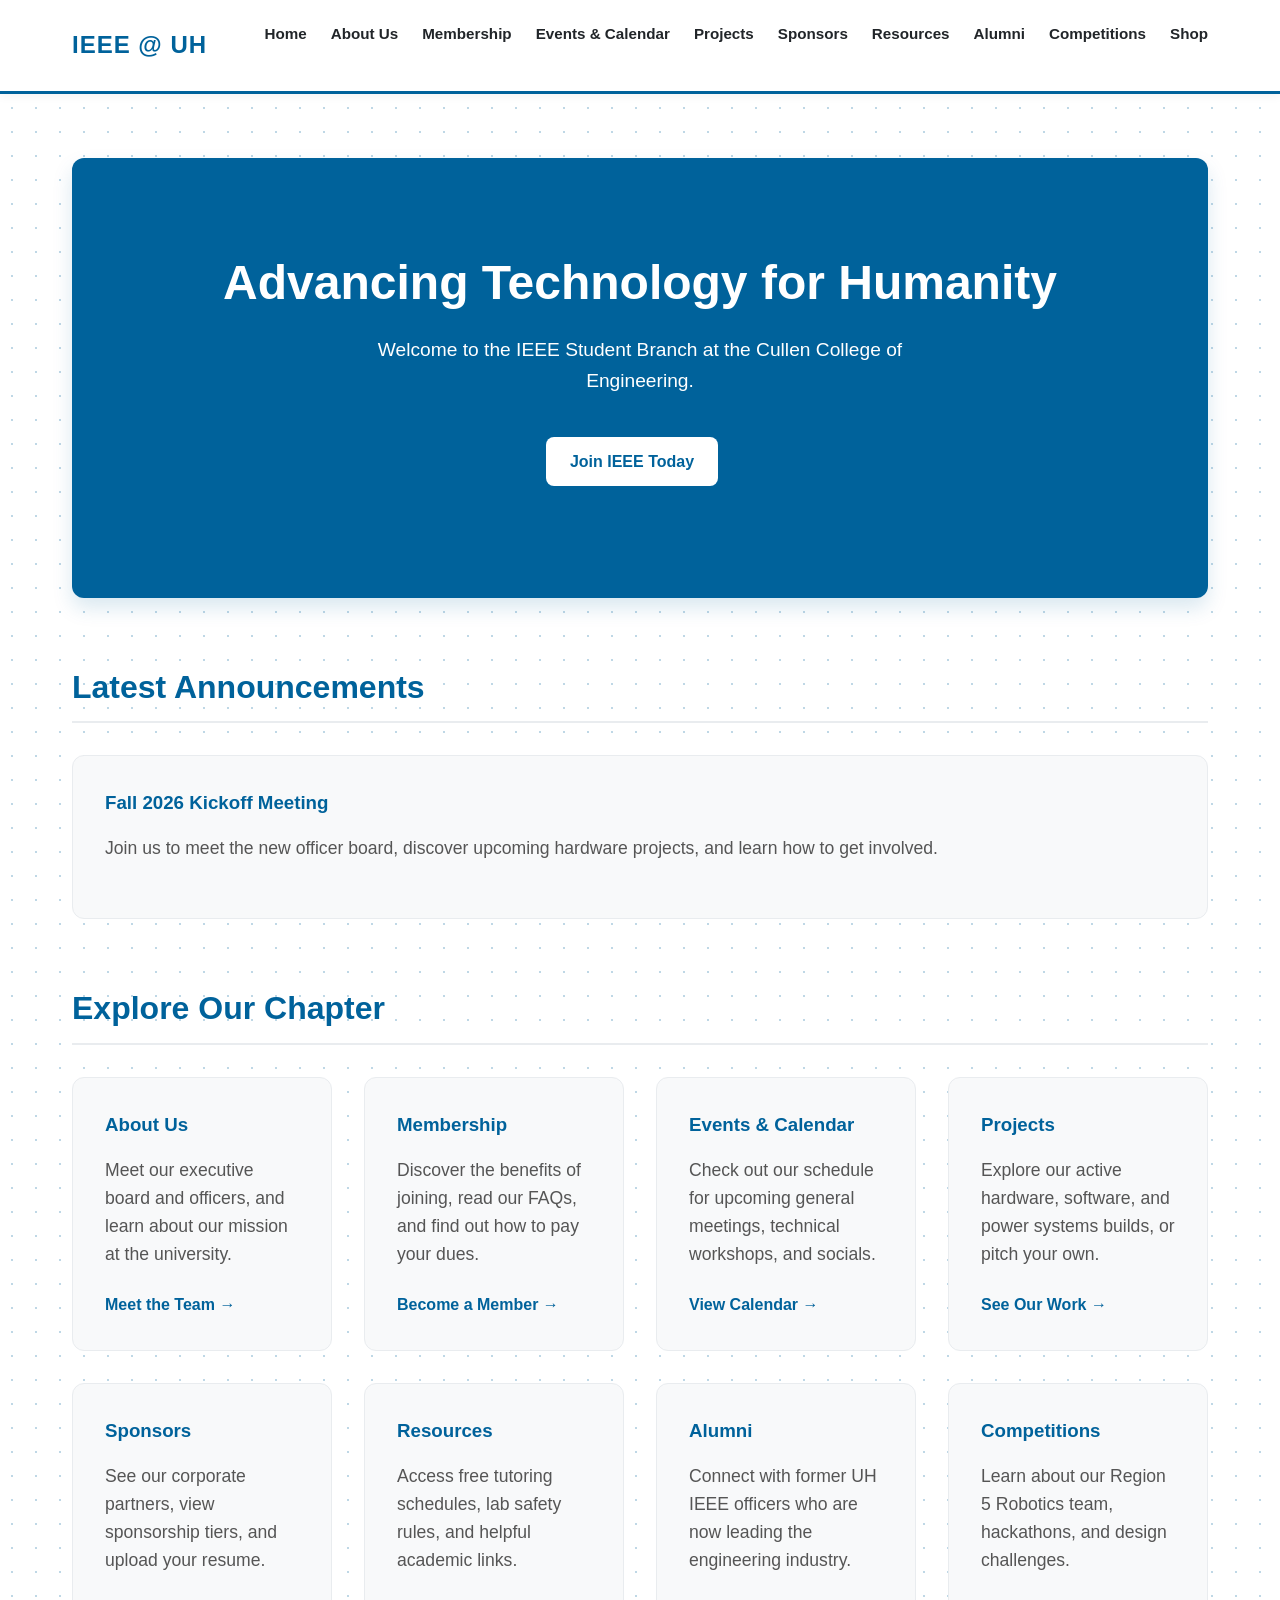
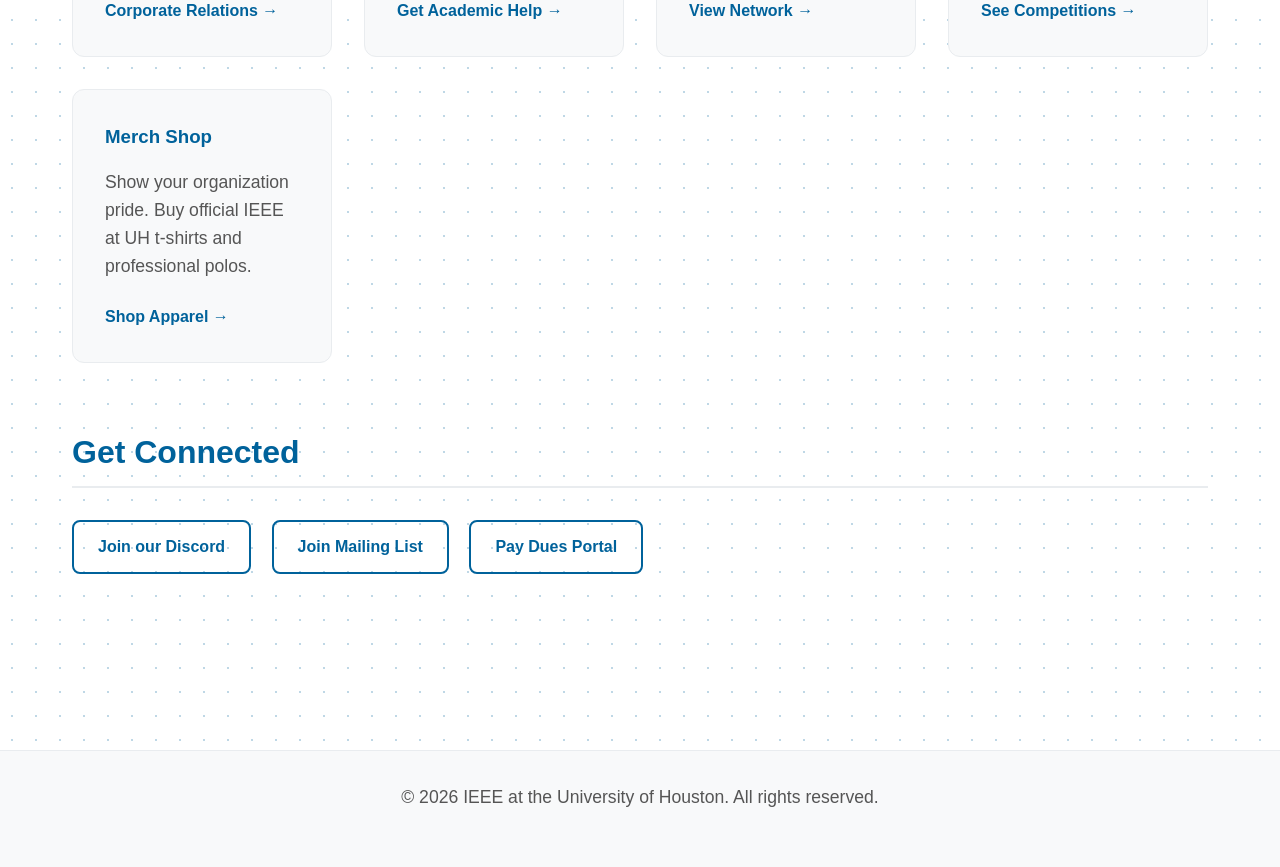
<file: index.html>
<!DOCTYPE html>
<html lang="en">
<head>
    <meta charset="UTF-8">
    <meta name="viewport" content="width=device-width, initial-scale=1.0">
    <title>Home - IEEE at University of Houston</title>
    <link rel="stylesheet" href="style.css">
</head>
<body class="bg-dot-grid">
    <header>
        <nav>
            <div class="logo"><strong>IEEE @ UH</strong></div>
            <ul>
                <li><a href="index.html">Home</a></li>
                <li><a href="about.html">About Us</a></li>
                <li><a href="join.html">Membership</a></li>
                <li><a href="events.html">Events & Calendar</a></li>
                <li><a href="projects.html">Projects</a></li>
                <li><a href="corporate.html">Sponsors</a></li>
                <li><a href="resources.html">Resources</a></li>
                <li><a href="alumni.html">Alumni</a></li>
                <li><a href="competitions.html">Competitions</a></li>
                <li><a href="shop.html">Shop</a></li>
            </ul>
        </nav>
    </header>

    <main>
        <section class="hero">
            <h1>Advancing Technology for Humanity</h1>
            <p>Welcome to the IEEE Student Branch at the Cullen College of Engineering.</p>
            <a href="join.html" class="btn-primary">Join IEEE Today</a>
        </section>

        <section class="announcements">
            <h2>Latest Announcements</h2>
            <div class="news-card">
                <h3>Fall 2026 Kickoff Meeting</h3>
                <p>Join us to meet the new officer board, discover upcoming hardware projects, and learn how to get involved.</p>
            </div>
        </section>

        <section class="site-overview">
            <h2>Explore Our Chapter</h2>
            <div class="officer-grid">
                
                <div class="news-card">
                    <h3>About Us</h3>
                    <p>Meet our executive board and officers, and learn about our mission at the university.</p>
                    <a href="about.html">Meet the Team →</a>
                </div>

                <div class="news-card">
                    <h3>Membership</h3>
                    <p>Discover the benefits of joining, read our FAQs, and find out how to pay your dues.</p>
                    <a href="join.html">Become a Member →</a>
                </div>

                <div class="news-card">
                    <h3>Events & Calendar</h3>
                    <p>Check out our schedule for upcoming general meetings, technical workshops, and socials.</p>
                    <a href="events.html">View Calendar →</a>
                </div>

                <div class="news-card">
                    <h3>Projects</h3>
                    <p>Explore our active hardware, software, and power systems builds, or pitch your own.</p>
                    <a href="projects.html">See Our Work →</a>
                </div>

                <div class="news-card">
                    <h3>Sponsors</h3>
                    <p>See our corporate partners, view sponsorship tiers, and upload your resume.</p>
                    <a href="corporate.html">Corporate Relations →</a>
                </div>

                <div class="news-card">
                    <h3>Resources</h3>
                    <p>Access free tutoring schedules, lab safety rules, and helpful academic links.</p>
                    <a href="resources.html">Get Academic Help →</a>
                </div>

                <div class="news-card">
                    <h3>Alumni</h3>
                    <p>Connect with former UH IEEE officers who are now leading the engineering industry.</p>
                    <a href="alumni.html">View Network →</a>
                </div>

                <div class="news-card">
                    <h3>Competitions</h3>
                    <p>Learn about our Region 5 Robotics team, hackathons, and design challenges.</p>
                    <a href="competitions.html">See Competitions →</a>
                </div>

                <div class="news-card">
                    <h3>Merch Shop</h3>
                    <p>Show your organization pride. Buy official IEEE at UH t-shirts and professional polos.</p>
                    <a href="shop.html">Shop Apparel →</a>
                </div>

            </div>
        </section>

        <section class="quick-links">
            <h2>Get Connected</h2>
            <a href="https://discord.gg/JzHdhc8bGM" class="btn-secondary" target="_blank">Join our Discord</a>
            <a href="#" class="btn-secondary">Join Mailing List</a>
            <a href="#" class="btn-secondary">Pay Dues Portal</a>
        </section>
    </main>

    <footer>
        <p>&copy; 2026 IEEE at the University of Houston. All rights reserved.</p>
    </footer>

    <!-- This script makes your scroll animations work! -->
    <script src="script.js"></script>
</body>
</html>
</file>
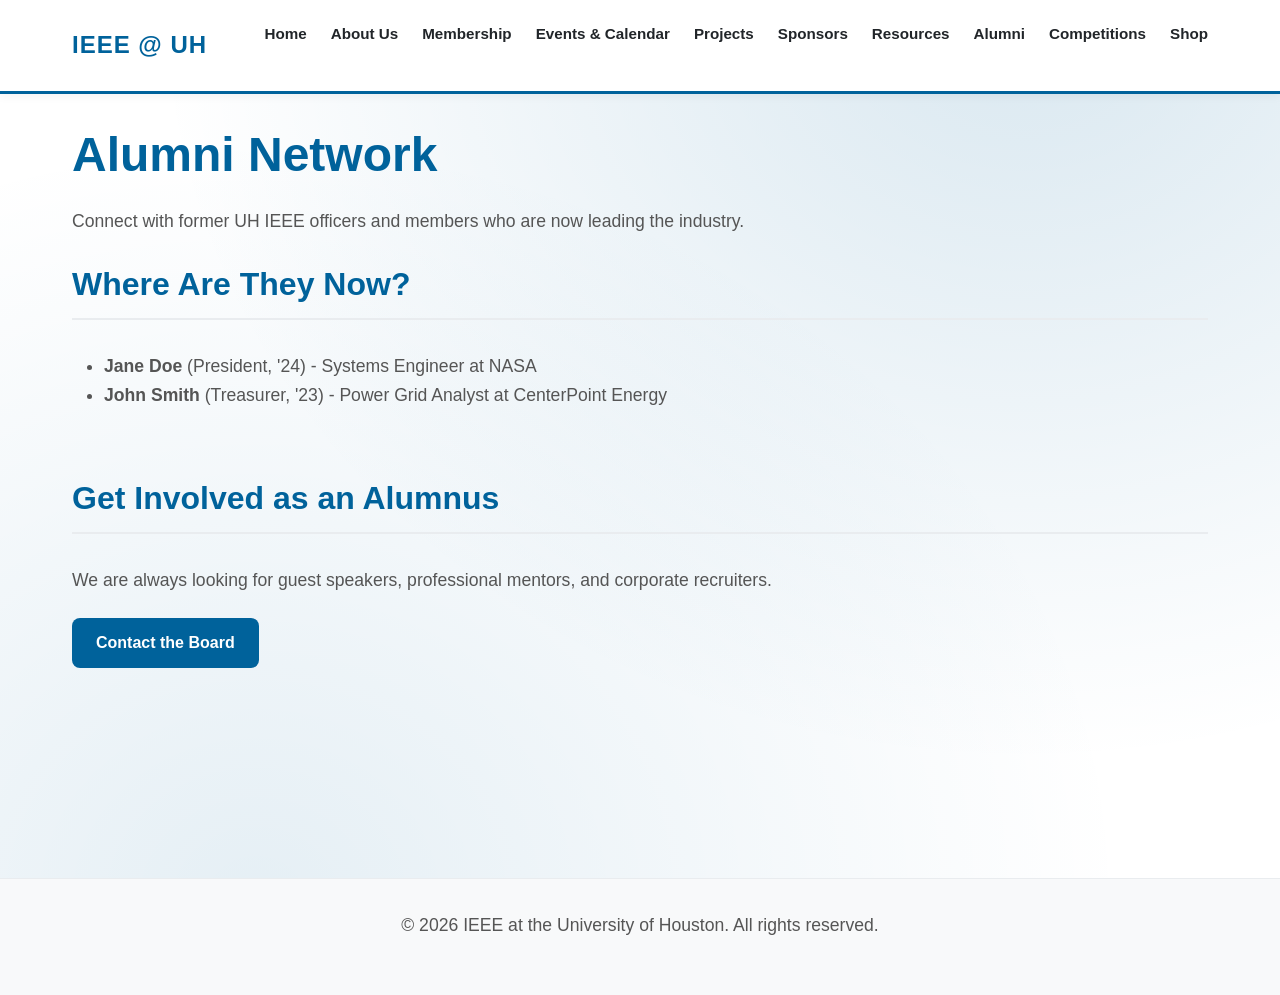
<file: alumni.html>
<!DOCTYPE html>
<html lang="en">
<head>
    <meta charset="UTF-8">
    <meta name="viewport" content="width=device-width, initial-scale=1.0">
    <title>Alumni - IEEE at University of Houston</title>
    <link rel="stylesheet" href="style.css">
</head> 
<body class="bg-mesh">
    <header>
        <nav>
            <div class="logo"><strong>IEEE @ UH</strong></div>
            <ul>
                <li><a href="index.html">Home</a></li>
                <li><a href="about.html">About Us</a></li>
                <li><a href="join.html">Membership</a></li>
                <li><a href="events.html">Events & Calendar</a></li>
                <li><a href="projects.html">Projects</a></li>
                <li><a href="corporate.html">Sponsors</a></li>
                <li><a href="resources.html">Resources</a></li>
                <li><a href="alumni.html">Alumni</a></li>
                <li><a href="competitions.html">Competitions</a></li>
                <li><a href="shop.html">Shop</a></li>
            </ul>
        </nav>
    </header>

    <main>
        <h1>Alumni Network</h1>
        <p>Connect with former UH IEEE officers and members who are now leading the industry.</p>
        
        <section class="alumni-directory">
            <h2>Where Are They Now?</h2>
            <ul>
                <li><strong>Jane Doe</strong> (President, '24) - Systems Engineer at NASA</li>
                <li><strong>John Smith</strong> (Treasurer, '23) - Power Grid Analyst at CenterPoint Energy</li>
            </ul>
        </section>

        <section class="give-back">
            <h2>Get Involved as an Alumnus</h2>
            <p>We are always looking for guest speakers, professional mentors, and corporate recruiters.</p>
            <a href="mailto:contact@uh-ieee.org" class="btn-primary">Contact the Board</a>
        </section>
    </main>

    <footer>
        <p>&copy; 2026 IEEE at the University of Houston. All rights reserved.</p>
    </footer>
    <script src="script.js"></script>
</body>
</html>
</file>
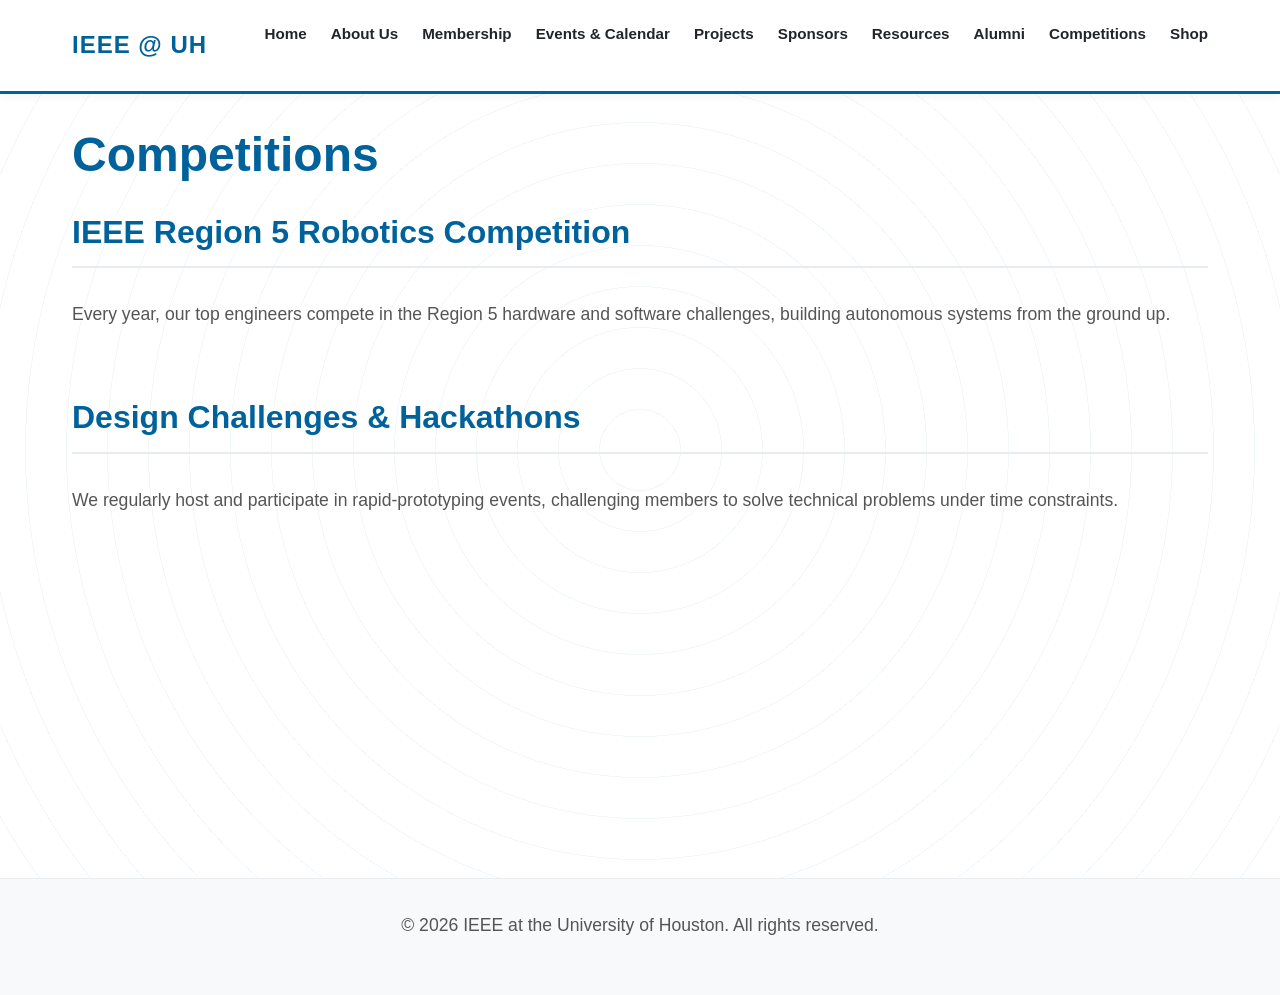
<file: competitions.html>
<!DOCTYPE html>
<html lang="en">
<head>
    <meta charset="UTF-8">
    <meta name="viewport" content="width=device-width, initial-scale=1.0">
    <title>Competitions - IEEE at University of Houston</title>
    <link rel="stylesheet" href="style.css">
</head>
<body class="bg-radar">
    <header>
        <nav>
            <div class="logo"><strong>IEEE @ UH</strong></div>
            <ul>
                <li><a href="index.html">Home</a></li>
                <li><a href="about.html">About Us</a></li>
                <li><a href="join.html">Membership</a></li>
                <li><a href="events.html">Events & Calendar</a></li>
                <li><a href="projects.html">Projects</a></li>
                <li><a href="corporate.html">Sponsors</a></li>
                <li><a href="resources.html">Resources</a></li>
                <li><a href="alumni.html">Alumni</a></li>
                <li><a href="competitions.html">Competitions</a></li>
                <li><a href="shop.html">Shop</a></li>
            </ul>
        </nav>
    </header>

    <main>
        <h1>Competitions</h1>
        
        <section class="region-5">
            <h2>IEEE Region 5 Robotics Competition</h2>
            <p>Every year, our top engineers compete in the Region 5 hardware and software challenges, building autonomous systems from the ground up.</p>
        </section>

        <section class="hackathons">
            <h2>Design Challenges & Hackathons</h2>
            <p>We regularly host and participate in rapid-prototyping events, challenging members to solve technical problems under time constraints.</p>
        </section>
    </main>

    <footer>
        <p>&copy; 2026 IEEE at the University of Houston. All rights reserved.</p>
    </footer>
    <script src="script.js"></script>
</body>
</html>
</file>
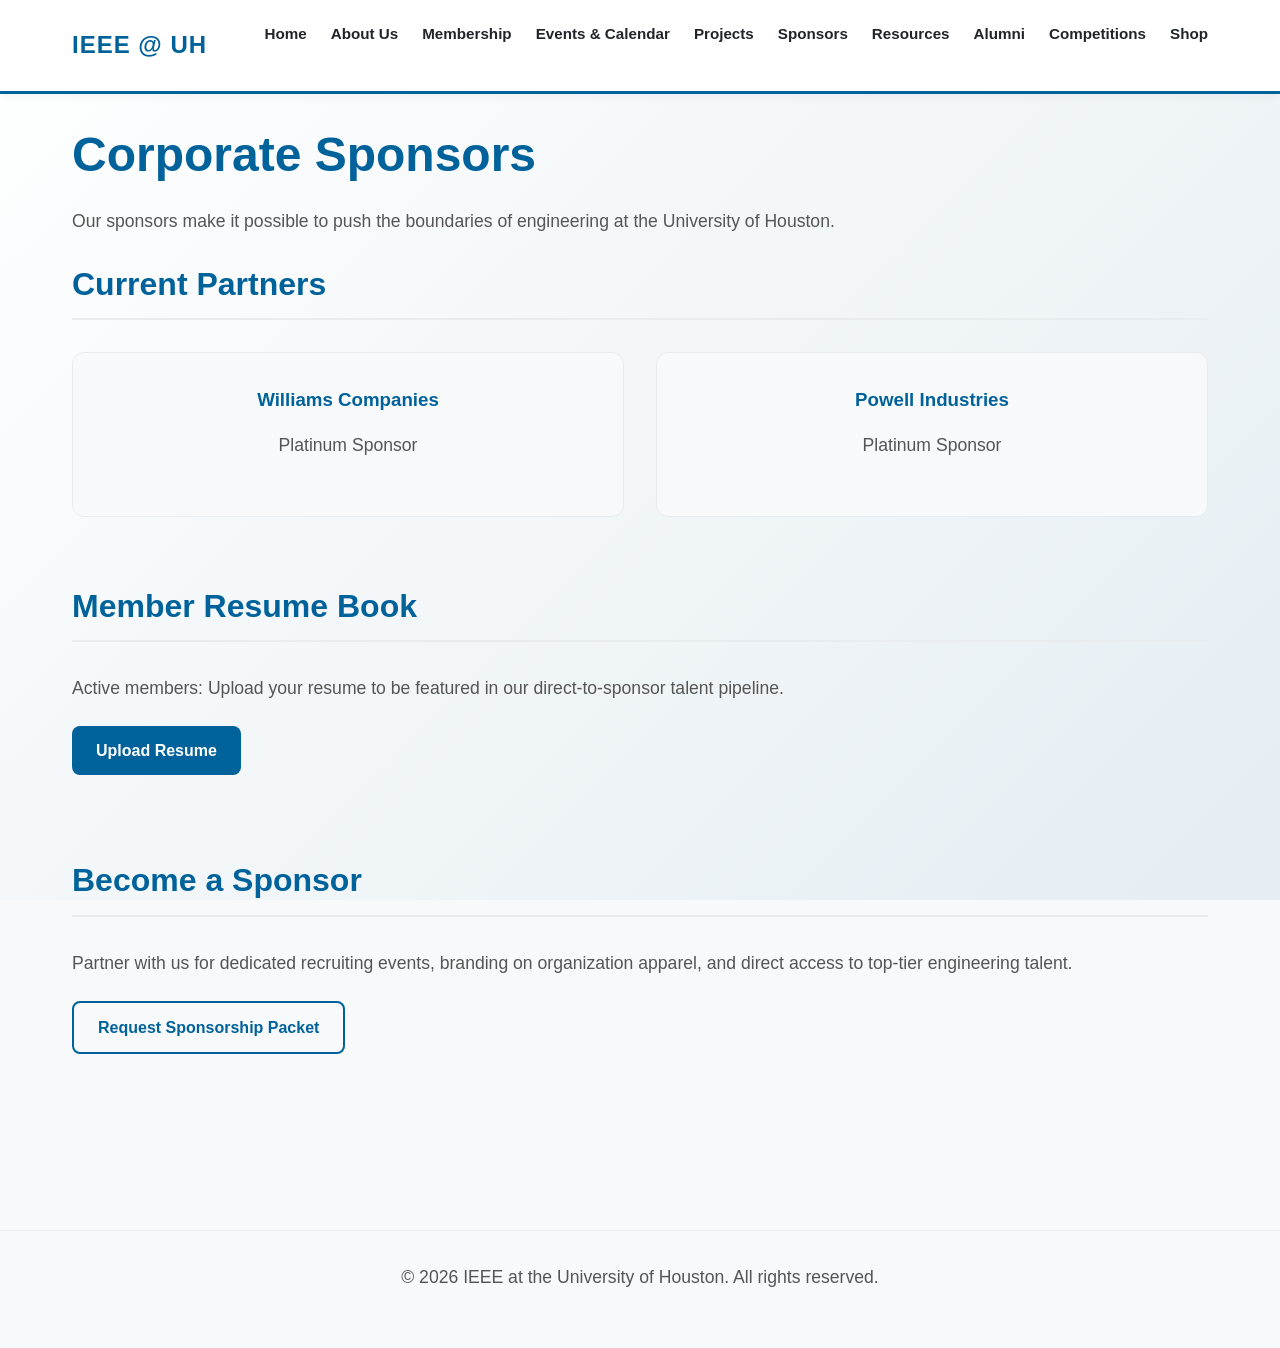
<file: corporate.html>
<!DOCTYPE html>
<html lang="en">
<head>
    <meta charset="UTF-8">
    <meta name="viewport" content="width=device-width, initial-scale=1.0">
    <title>Sponsors - IEEE at University of Houston</title>
    <link rel="stylesheet" href="style.css">
</head>
<body class="bg-glass">
    <header>
        <nav>
            <div class="logo"><strong>IEEE @ UH</strong></div>
            <ul>
                <li><a href="index.html">Home</a></li>
                <li><a href="about.html">About Us</a></li>
                <li><a href="join.html">Membership</a></li>
                <li><a href="events.html">Events & Calendar</a></li>
                <li><a href="projects.html">Projects</a></li>
                <li><a href="corporate.html">Sponsors</a></li>
                <li><a href="resources.html">Resources</a></li>
                <li><a href="alumni.html">Alumni</a></li>
                <li><a href="competitions.html">Competitions</a></li>
                <li><a href="shop.html">Shop</a></li>
            </ul>
        </nav>
    </header>

    <main>
        <h1>Corporate Sponsors</h1>
        <p>Our sponsors make it possible to push the boundaries of engineering at the University of Houston.</p>
        
        <section class="sponsors">
            <h2>Current Partners</h2>
            <div class="officer-grid">
                <div class="project-card" style="text-align: center;">
                    <h3>Williams Companies</h3>
                    <p>Platinum Sponsor</p>
                </div>
                <div class="project-card" style="text-align: center;">
                    <h3>Powell Industries</h3>
                    <p>Platinum Sponsor</p>
                </div>
            </div>
        </section>

        <section class="resume-drop">
            <h2>Member Resume Book</h2>
            <p>Active members: Upload your resume to be featured in our direct-to-sponsor talent pipeline.</p>
            <a href="#" class="btn-primary">Upload Resume</a>
        </section>

        <section class="sponsorship-tiers">
            <h2>Become a Sponsor</h2>
            <p>Partner with us for dedicated recruiting events, branding on organization apparel, and direct access to top-tier engineering talent.</p>
            <a href="mailto:contact@uh-ieee.org" class="btn-secondary">Request Sponsorship Packet</a>
        </section>
    </main>

    <footer>
        <p>&copy; 2026 IEEE at the University of Houston. All rights reserved.</p>
    </footer>
    <script src="script.js"></script>
</body>
</html>
</file>
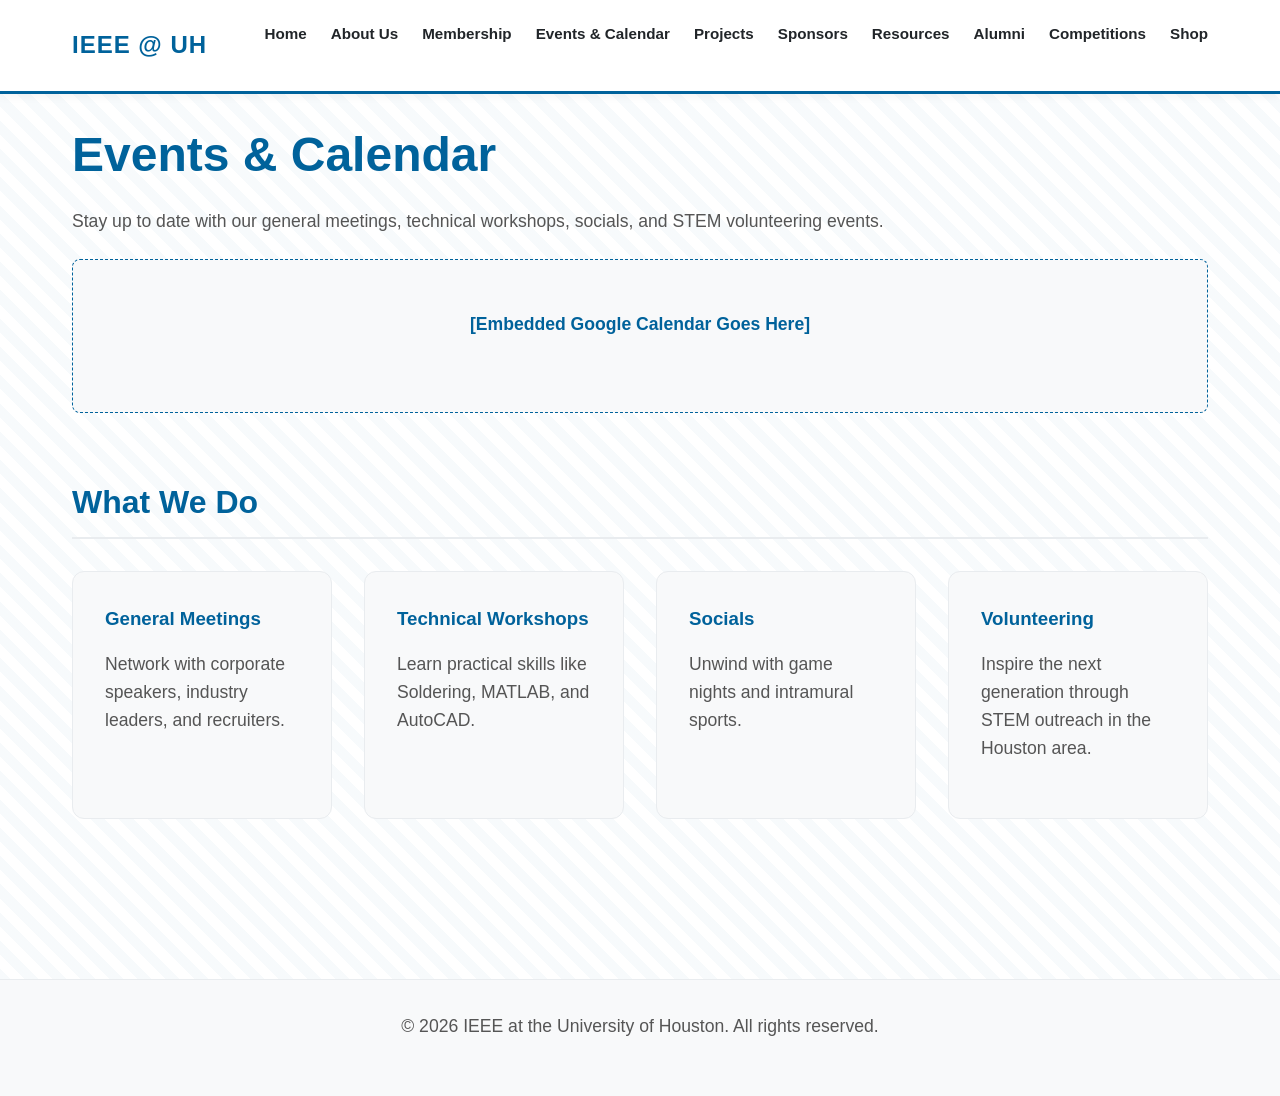
<file: events.html>
<!DOCTYPE html>
<html lang="en">
<head>
    <meta charset="UTF-8">
    <meta name="viewport" content="width=device-width, initial-scale=1.0">
    <title>Events - IEEE at University of Houston</title>
    <link rel="stylesheet" href="style.css">
</head>
<body class="bg-stripes">
    <header>
        <nav>
            <div class="logo"><strong>IEEE @ UH</strong></div>
            <ul>
                <li><a href="index.html">Home</a></li>
                <li><a href="about.html">About Us</a></li>
                <li><a href="join.html">Membership</a></li>
                <li><a href="events.html">Events & Calendar</a></li>
                <li><a href="projects.html">Projects</a></li>
                <li><a href="corporate.html">Sponsors</a></li>
                <li><a href="resources.html">Resources</a></li>
                <li><a href="alumni.html">Alumni</a></li>
                <li><a href="competitions.html">Competitions</a></li>
                <li><a href="shop.html">Shop</a></li>
            </ul>
        </nav>
    </header>

    <main>
        <h1>Events & Calendar</h1>
        <p>Stay up to date with our general meetings, technical workshops, socials, and STEM volunteering events.</p>
        
        <section class="calendar-container">
            <div style="background: #f8f9fa; padding: 50px; text-align: center; border: 1px dashed #00629B; border-radius: 8px;">
                <p style="color: #00629B; font-weight: bold;">[Embedded Google Calendar Goes Here]</p>
            </div>
        </section>

        <section class="event-types">
            <h2>What We Do</h2>
            <div class="officer-grid">
                <div class="news-card">
                    <h3>General Meetings</h3>
                    <p>Network with corporate speakers, industry leaders, and recruiters.</p>
                </div>
                <div class="news-card">
                    <h3>Technical Workshops</h3>
                    <p>Learn practical skills like Soldering, MATLAB, and AutoCAD.</p>
                </div>
                <div class="news-card">
                    <h3>Socials</h3>
                    <p>Unwind with game nights and intramural sports.</p>
                </div>
                <div class="news-card">
                    <h3>Volunteering</h3>
                    <p>Inspire the next generation through STEM outreach in the Houston area.</p>
                </div>
            </div>
        </section>
    </main>

    <footer>
        <p>&copy; 2026 IEEE at the University of Houston. All rights reserved.</p>
    </footer>
    <script src="script.js"></script>
</body>
</html>
</file>
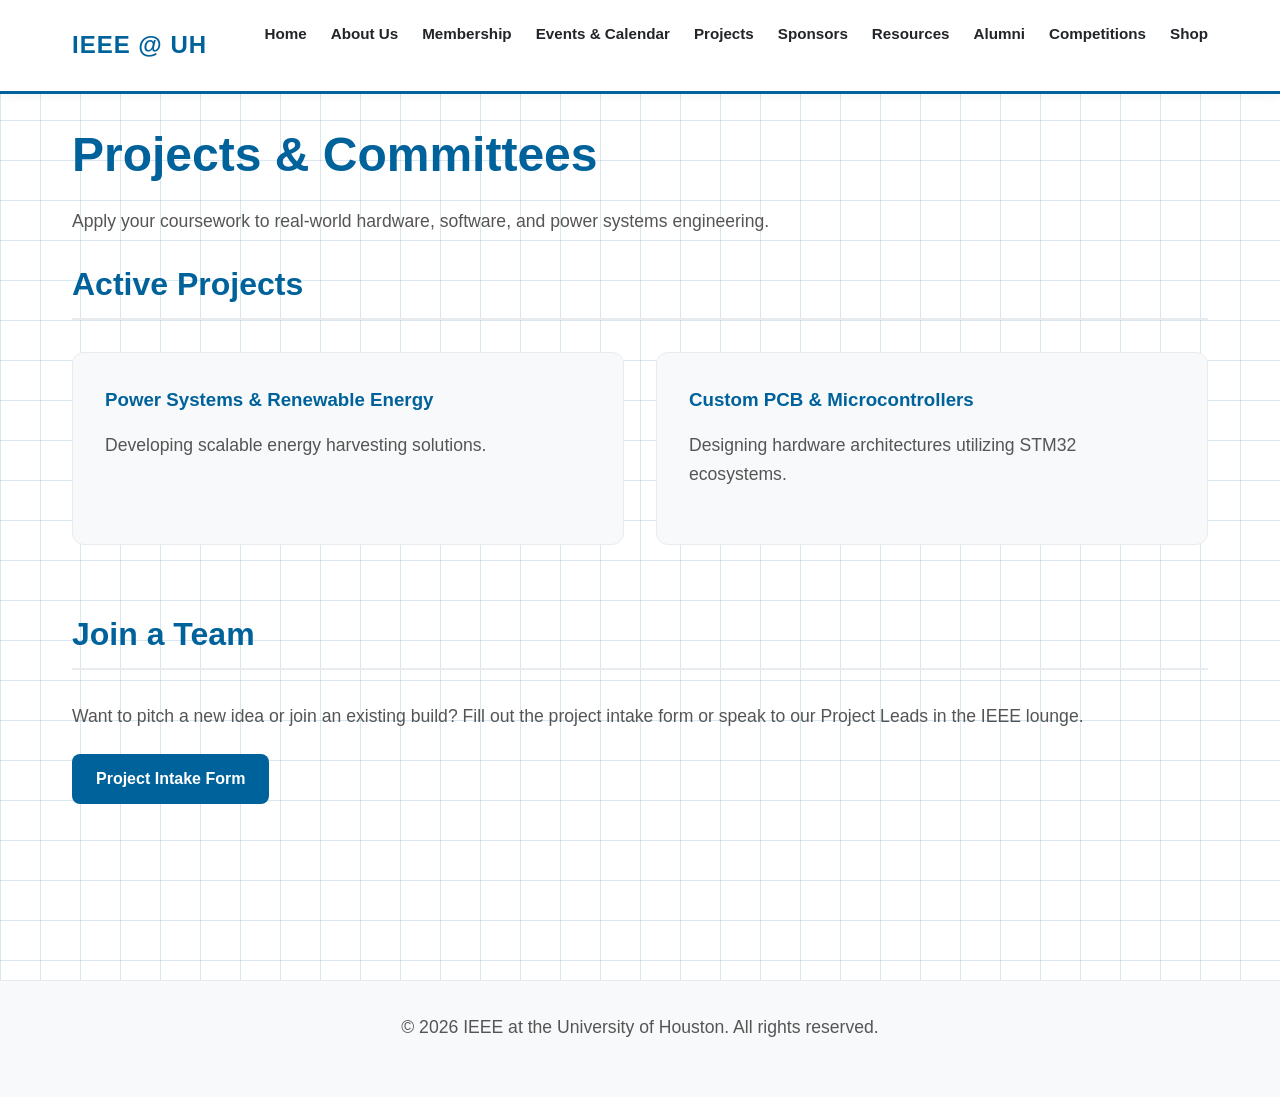
<file: projects.html>
<!DOCTYPE html>
<html lang="en">
<head>
    <meta charset="UTF-8">
    <meta name="viewport" content="width=device-width, initial-scale=1.0">
    <title>Projects - IEEE at University of Houston</title>
    <link rel="stylesheet" href="style.css">
</head>
<body class="bg-blueprint">
    <header>
        <nav> 
            <div class="logo"><strong>IEEE @ UH</strong></div>
            <ul>
                <li><a href="index.html">Home</a></li>
                <li><a href="about.html">About Us</a></li>
                <li><a href="join.html">Membership</a></li>
                <li><a href="events.html">Events & Calendar</a></li>
                <li><a href="projects.html">Projects</a></li>
                <li><a href="corporate.html">Sponsors</a></li>
                <li><a href="resources.html">Resources</a></li>
                <li><a href="alumni.html">Alumni</a></li>
                <li><a href="competitions.html">Competitions</a></li>
                <li><a href="shop.html">Shop</a></li>
            </ul>
        </nav>
    </header>

    <main>
        <h1>Projects & Committees</h1>
        <p>Apply your coursework to real-world hardware, software, and power systems engineering.</p>
        
        <section class="current-projects">
            <h2>Active Projects</h2>
            <div class="officer-grid">
                <div class="project-card">
                    <h3>Power Systems & Renewable Energy</h3>
                    <p>Developing scalable energy harvesting solutions.</p>
                </div>
                <div class="project-card">
                    <h3>Custom PCB & Microcontrollers</h3>
                    <p>Designing hardware architectures utilizing STM32 ecosystems.</p>
                </div>
            </div>
        </section>

        <section class="get-involved">
            <h2>Join a Team</h2>
            <p>Want to pitch a new idea or join an existing build? Fill out the project intake form or speak to our Project Leads in the IEEE lounge.</p>
            <a href="#" class="btn-primary">Project Intake Form</a>
        </section>
    </main>

    <footer>
        <p>&copy; 2026 IEEE at the University of Houston. All rights reserved.</p>
    </footer>
    <script src="script.js"></script>
</body>
</html>
</file>
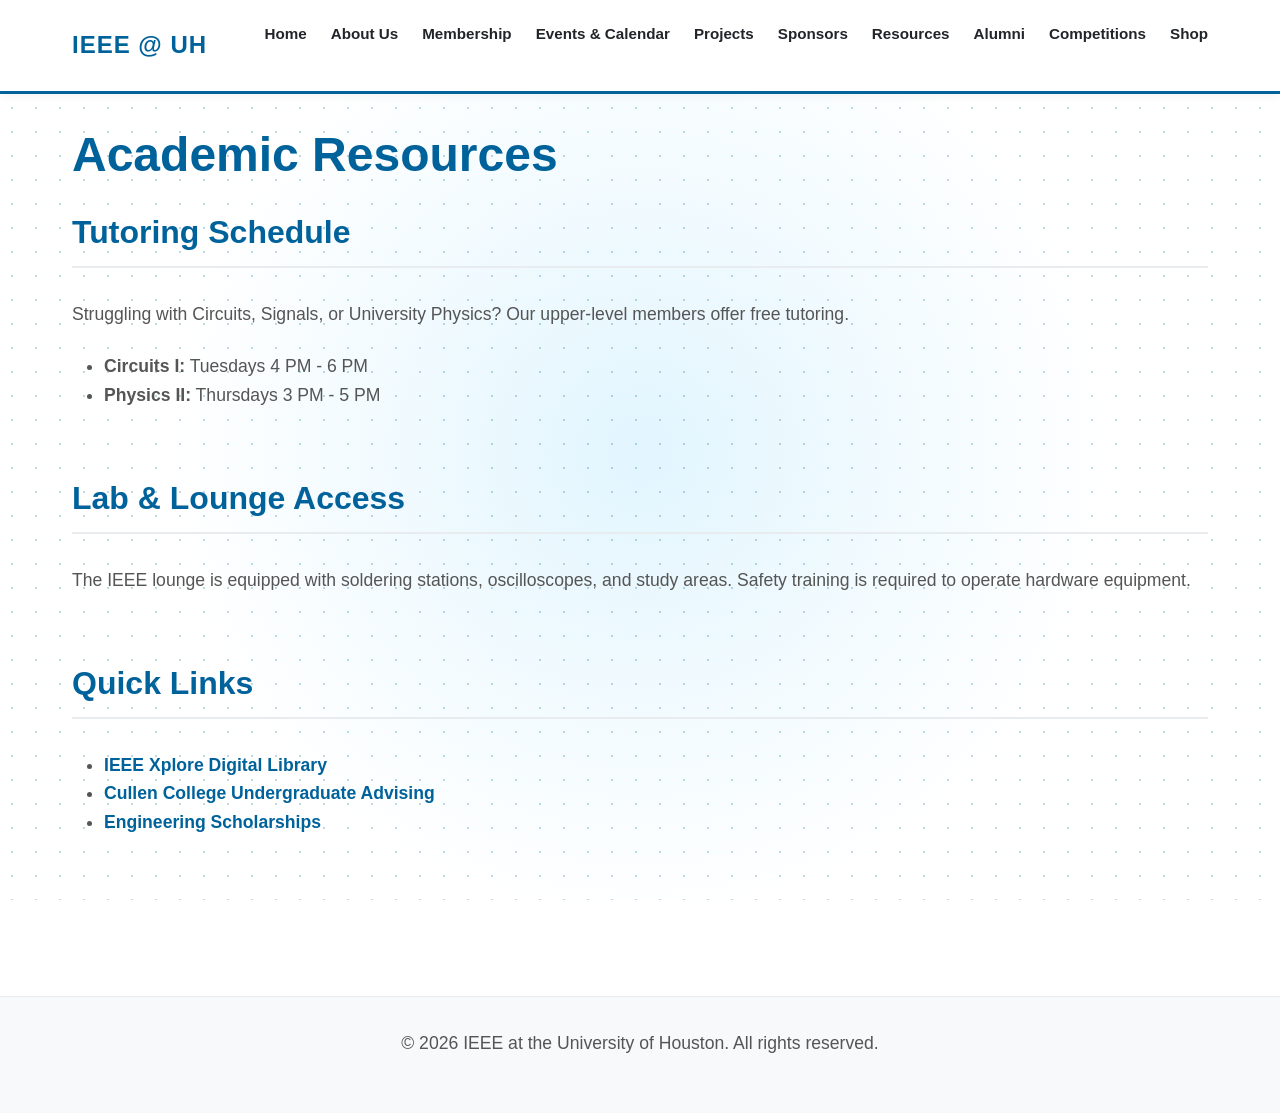
<file: resources.html>
<!DOCTYPE html>
<html lang="en">
<head>
    <meta charset="UTF-8">
    <meta name="viewport" content="width=device-width, initial-scale=1.0">
    <title>Resources - IEEE at University of Houston</title>
    <link rel="stylesheet" href="style.css">
</head>
<body class="bg-ambient-grid">
    <header>
        <nav>
            <div class="logo"><strong>IEEE @ UH</strong></div>
            <ul>
                <li><a href="index.html">Home</a></li>
                <li><a href="about.html">About Us</a></li>
                <li><a href="join.html">Membership</a></li>
                <li><a href="events.html">Events & Calendar</a></li>
                <li><a href="projects.html">Projects</a></li>
                <li><a href="corporate.html">Sponsors</a></li>
                <li><a href="resources.html">Resources</a></li>
                <li><a href="alumni.html">Alumni</a></li>
                <li><a href="competitions.html">Competitions</a></li>
                <li><a href="shop.html">Shop</a></li>
            </ul>
        </nav>
    </header>

    <main>
        <h1>Academic Resources</h1>
        
        <section class="tutoring">
            <h2>Tutoring Schedule</h2>
            <p>Struggling with Circuits, Signals, or University Physics? Our upper-level members offer free tutoring.</p>
            <ul>
                <li><strong>Circuits I:</strong> Tuesdays 4 PM - 6 PM</li>
                <li><strong>Physics II:</strong> Thursdays 3 PM - 5 PM</li>
            </ul>
        </section>

        <section class="lab-rules">
            <h2>Lab & Lounge Access</h2>
            <p>The IEEE lounge is equipped with soldering stations, oscilloscopes, and study areas. Safety training is required to operate hardware equipment.</p>
        </section>

        <section class="helpful-links">
            <h2>Quick Links</h2>
            <ul>
                <li><a href="#">IEEE Xplore Digital Library</a></li>
                <li><a href="#">Cullen College Undergraduate Advising</a></li>
                <li><a href="#">Engineering Scholarships</a></li>
            </ul>
        </section>
    </main>

    <footer>
        <p>&copy; 2026 IEEE at the University of Houston. All rights reserved.</p>
    </footer>
    <script src="script.js"></script>
</body>
</html>
</file>
<file: style.css>
/* Color Palette & Global Variables */
:root {
    --bg-main: #ffffff;         /* Pure white background */
    --bg-card: #f8f9fa;         /* Very light gray for cards/sections */
    --text-main: #212529;       /* Dark gray/almost black for text */
    --text-muted: #555555;      /* Medium gray for paragraphs */
    --ieee-blue: #00629B;       /* Official IEEE Blue */
    --ieee-blue-hover: #004c7a; /* Darker blue for hover states */
    --border: #e9ecef;          /* Light gray borders */
}

* {
    margin: 0;
    padding: 0;
    box-sizing: border-box;
    font-family: -apple-system, BlinkMacSystemFont, "Segoe UI", Roboto, Helvetica, Arial, sans-serif;
}

body {
    background-color: var(--bg-main);
    color: var(--text-main);
    line-height: 1.6;
}

/* --- Navigation Bar --- */
header {
    background-color: #ffffff;
    border-bottom: 3px solid var(--ieee-blue); /* Strong IEEE Blue border */
    position: sticky;
    top: 0;
    z-index: 1000;
    box-shadow: 0 2px 10px rgba(0,0,0,0.05);
}

nav {
    display: flex;
    justify-content: space-between;
    align-items: center;
    max-width: 1200px;
    margin: 0 auto;
    padding: 1.2rem 2rem;
}

.logo strong {
    font-size: 1.5rem;
    color: var(--ieee-blue);
    letter-spacing: 1px;
}

nav ul {
    display: flex;
    list-style: none;
    gap: 1.5rem;
    flex-wrap: wrap; 
}

nav a {
    color: var(--text-main);
    text-decoration: none;
    font-size: 0.95rem;
    font-weight: 600;
    transition: color 0.2s ease;
}

nav a:hover {
    color: var(--ieee-blue);
}

/* --- Main Content & Typography --- */
main {
    max-width: 1200px;
    margin: 0 auto;
    padding: 2rem;
    min-height: 80vh;
}

section {
    margin-bottom: 4rem;
}

h1, h2, h3 {
    margin-bottom: 1rem;
    color: var(--ieee-blue); /* Headers match the IEEE branding */
}

h1 {
    font-size: 3rem;
    line-height: 1.2;
    margin-bottom: 1.5rem;
}

h2 {
    font-size: 2rem;
    border-bottom: 2px solid var(--border);
    padding-bottom: 0.5rem;
    margin-bottom: 2rem;
}

p, ul, ol {
    color: var(--text-muted);
    margin-bottom: 1.5rem;
    font-size: 1.1rem;
}

ul, ol {
    padding-left: 2rem;
}

/* --- Standard Text Links --- */
main a {
    color: var(--ieee-blue);
    text-decoration: none;
    font-weight: 600;
    transition: color 0.2s ease;
}

main a:hover {
    color: var(--ieee-blue-hover);
    text-decoration: underline;
}

/* Ensure buttons don't get underlined on hover */
main a.btn-primary:hover, main a.btn-secondary:hover {
    text-decoration: none;
}

/* --- Hero Section (Landing Page) --- */
.hero {
    text-align: center;
    padding: 6rem 2rem;
    background-color: var(--ieee-blue); /* Solid blue background */
    color: #ffffff;
    border-radius: 12px;
    margin-top: 2rem;
    box-shadow: 0 10px 20px rgba(0, 98, 155, 0.15);
}

.hero h1, .hero p {
    color: #ffffff; /* Forces text to be white inside the blue hero */
}

.hero p {
    max-width: 600px;
    margin: 0 auto 2.5rem auto;
    font-size: 1.2rem;
}

/* --- Buttons --- */
.btn-primary, .btn-secondary {
    display: inline-block;
    padding: 0.75rem 1.5rem;
    border-radius: 8px;
    text-decoration: none;
    font-weight: 600;
    transition: all 0.3s ease;
    margin-right: 1rem;
    margin-bottom: 1rem;
}

/* White button for the Blue Hero section */
.hero .btn-primary {
    background-color: #ffffff;
    color: var(--ieee-blue) !important;
}

.hero .btn-primary:hover {
    background-color: #f8f9fa;
    transform: translateY(-2px);
    box-shadow: 0 4px 12px rgba(0, 0, 0, 0.15);
}

/* Standard blue button for the rest of the site */
.btn-primary {
    background-color: var(--ieee-blue);
    color: #ffffff !important;
}

.btn-primary:hover {
    background-color: var(--ieee-blue-hover);
    transform: translateY(-2px);
    box-shadow: 0 4px 12px rgba(0, 98, 155, 0.3);
}

.btn-secondary {
    background-color: transparent;
    color: var(--ieee-blue) !important;
    border: 2px solid var(--ieee-blue);
}

.btn-secondary:hover {
    background-color: var(--ieee-blue);
    color: #ffffff !important;
}

/* --- Cards & Grids (Projects, Officers, News) --- */
.news-card, .project-card, .officer-card, .merch-item {
    background-color: var(--bg-card);
    padding: 2rem;
    border-radius: 12px;
    border: 1px solid var(--border);
    transition: transform 0.2s ease, box-shadow 0.2s ease;
}

.news-card:hover, .project-card:hover {
    transform: translateY(-5px);
    border-color: var(--ieee-blue);
    box-shadow: 0 8px 24px rgba(0, 98, 155, 0.1);
}

.officer-grid, .merch-gallery {
    display: grid;
    grid-template-columns: repeat(auto-fit, minmax(250px, 1fr));
    gap: 2rem;
}

.officer-card {
    text-align: center;
}

.officer-card img, .merch-item img {
    width: 100%;
    height: 200px;
    object-fit: cover;
    border-radius: 8px;
    margin-bottom: 1.5rem;
    background-color: #e9ecef; /* Light gray placeholder */
}

/* --- Footer --- */
footer {
    text-align: center;
    padding: 2rem;
    border-top: 1px solid var(--border);
    margin-top: 4rem;
    background-color: #f8f9fa;
    color: var(--text-muted);
}
/* --- Scroll Reveal Animations --- */
.hidden-state {
    opacity: 0;
    transform: translateY(40px);
}

.fade-in-up {
    opacity: 1;
    transform: translateY(0);
    transition: opacity 0.8s ease-out, transform 0.8s ease-out;
}
/* --- Custom Page Backgrounds --- */

/* 1. Schematic Dot Grid (Home) */
/* 1. Schematic Dot Grid (Home) */
body.bg-dot-grid {
    /* Changed the dot color from var(--border) to a visible light blue */
    background-image: radial-gradient(rgba(0, 98, 155, 0.25) 1.5px, transparent 1.5px);
    background-size: 24px 24px;
}


/* 2. Soft Ambient Gradients (About Us) */
body.bg-ambient {
    background-color: #ffffff;
    background-image: 
        radial-gradient(at 0% 0%, rgba(0, 98, 155, 0.30) 0px, transparent 50%),
        radial-gradient(at 100% 100%, rgba(56, 189, 248, 0.35) 0px, transparent 50%);
    background-attachment: fixed;
}

/* 3. Interactive Particles (Membership) */
#particles-js {
    position: fixed;
    width: 100%;
    height: 100%;
    top: 0;
    left: 0;
    z-index: -1; /* Keeps particles safely behind your text */
    background-color: var(--bg-main);
}

body.bg-particles main {
    position: relative;
    z-index: 1;
}

/* 4. Technical Blueprint Grid (Projects) */
/* Straight overlapping lines mimicking an architectural draft */
body.bg-blueprint {
    background-color: #ffffff;
    background-image: 
        linear-gradient(rgba(0, 98, 155, 0.15) 1px, transparent 1px),
        linear-gradient(90deg, rgba(0, 98, 155, 0.15) 1px, transparent 1px);
    background-size: 40px 40px;
}

/* 5. Sleek Diagonal Motion (Events) */
/* Subtle forward-leaning stripes to represent scheduling and momentum */
body.bg-stripes {
    background-color: #ffffff;
    background-image: repeating-linear-gradient(
        45deg, 
        rgba(0, 98, 155, 0.03) 0, 
        rgba(0, 98, 155, 0.03) 10px, 
        transparent 10px, 
        transparent 20px
    );
}

/* 6. Premium Frosted Glass (Sponsors) */
/* A corporate, heavy diagonal gradient from white to light gray/blue */
body.bg-glass {
    background-color: #f8f9fa;
    background-image: linear-gradient(135deg, #ffffff 0%, rgba(0, 98, 155, 0.08) 100%);
    background-attachment: fixed;
}

/* 7. Hybrid: Glowing Ambient Grid (Resources) */
/* Combines the home page dots with a central cyan glow to look like a server room */
body.bg-ambient-grid {
    background-color: #ffffff;
    background-image: 
        radial-gradient(rgba(0, 98, 155, 0.25) 1.5px, transparent 1.5px),
        radial-gradient(circle at 50% 50%, rgba(56, 189, 248, 0.15) 0%, transparent 60%);
    background-size: 24px 24px, 100% 100%;
    background-attachment: fixed;
}

/* 8. Heritage Mesh (Alumni) */
/* Soft, sweeping corner gradients that feel established and professional */
body.bg-mesh {
    background-color: #ffffff;
    background-image: 
        radial-gradient(at 80% 0%, rgba(0, 98, 155, 0.15) 0px, transparent 60%),
        radial-gradient(at 20% 100%, rgba(0, 98, 155, 0.10) 0px, transparent 60%);
    background-attachment: fixed;
}

/* 9. Radar Waves (Competitions) */
/* Concentric rings expanding outward to represent signals/robotics sensors */
body.bg-radar {
    background-color: #ffffff;
    background-image: repeating-radial-gradient(
        circle at 50% 50%, 
        transparent 0, 
        transparent 40px, 
        rgba(0, 98, 155, 0.05) 40px, 
        rgba(0, 98, 155, 0.05) 41px
    );
    background-attachment: fixed;
}

/* 10. Top Center Spotlight (Shop) */
/* A clean light casting down from the top to make the merchandise cards pop */
body.bg-spotlight {
    background-color: #ffffff;
    background-image: radial-gradient(circle at 50% 0%, rgba(0, 98, 155, 0.12) 0%, transparent 70%);
    background-attachment: fixed;
}
</file>
